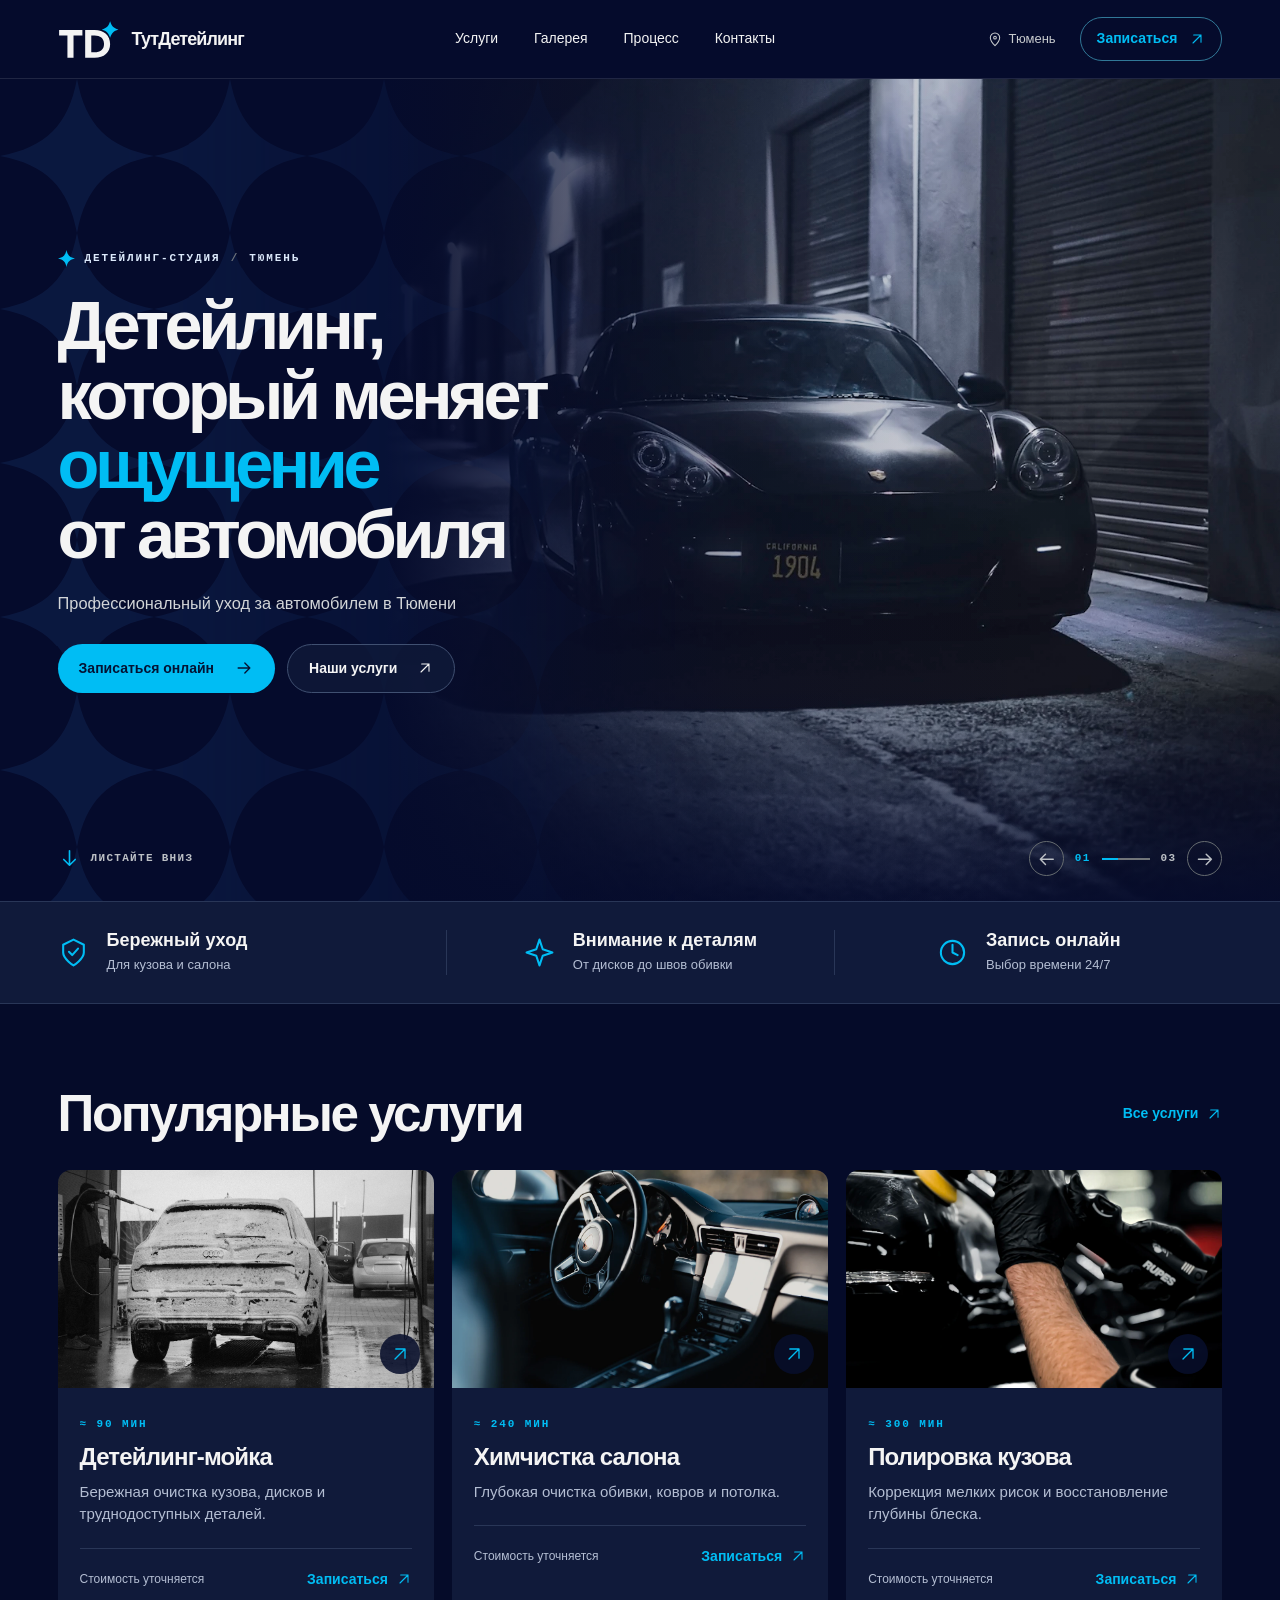
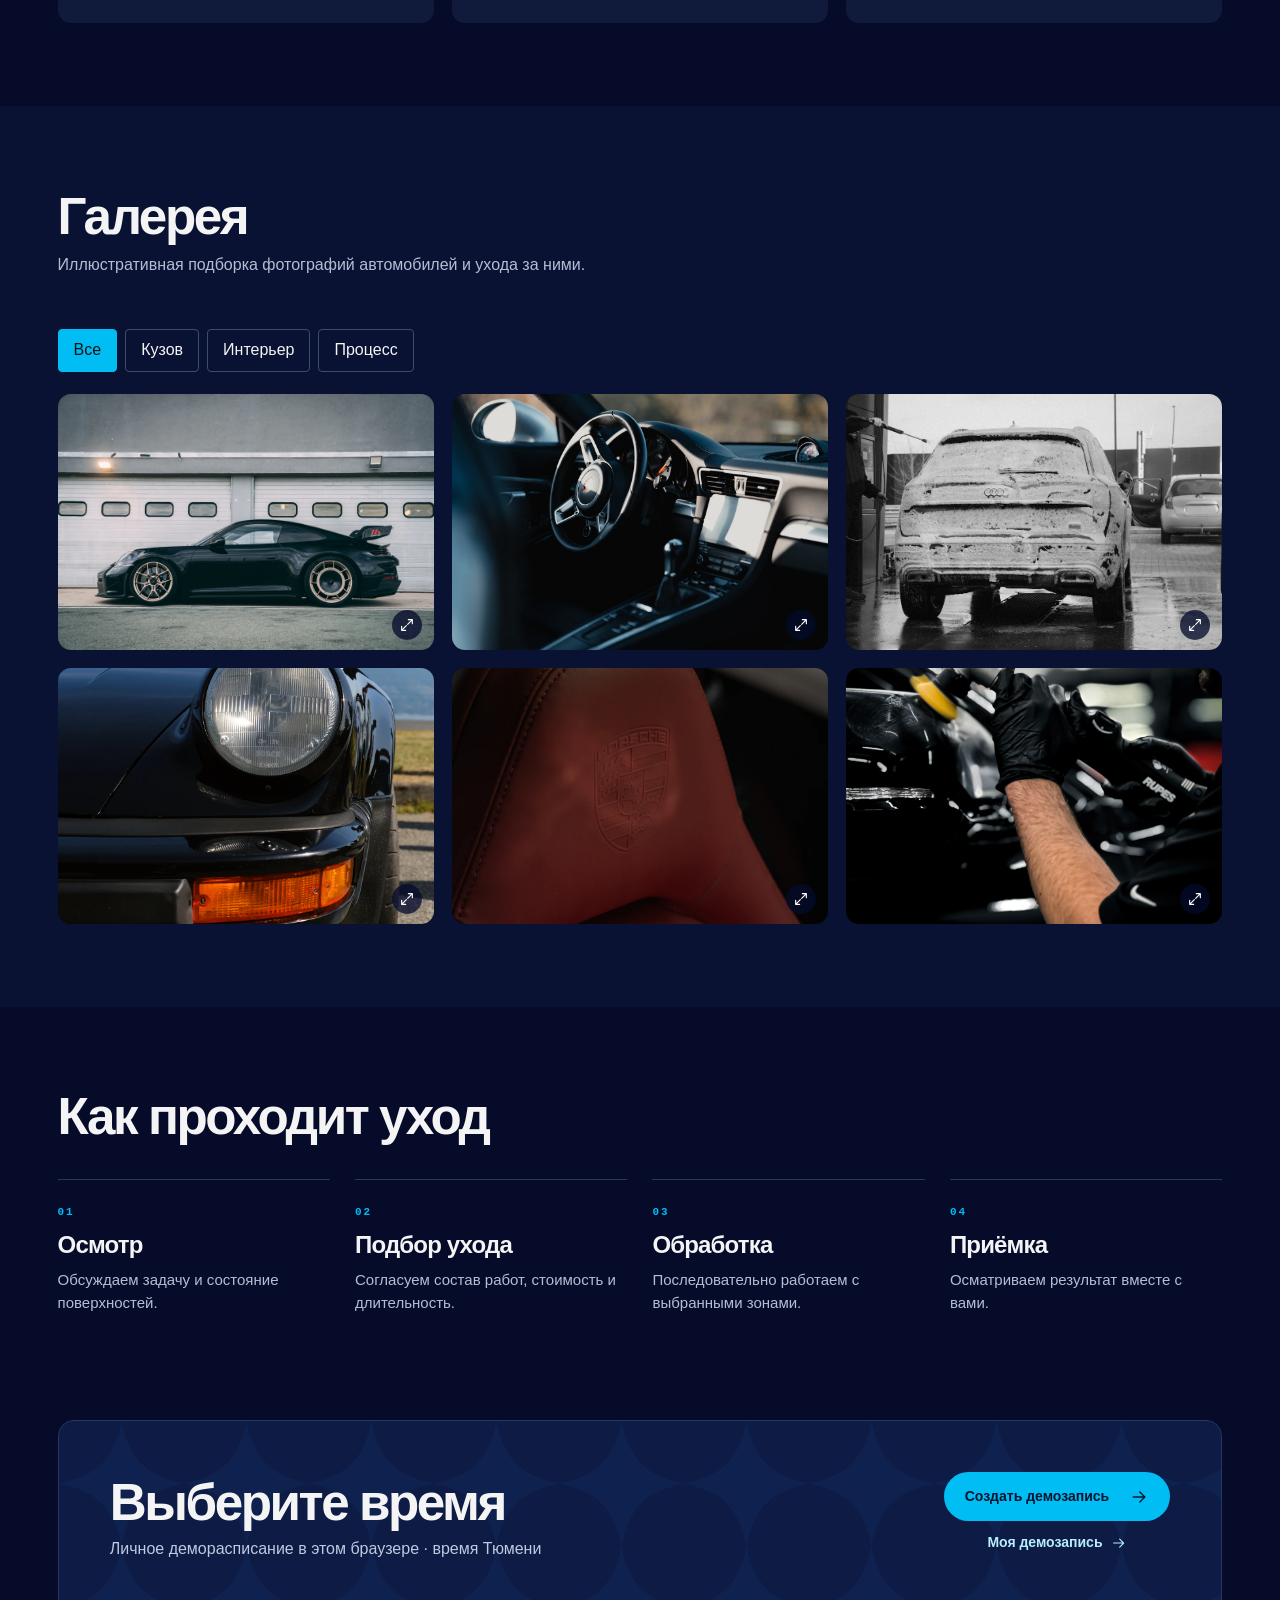
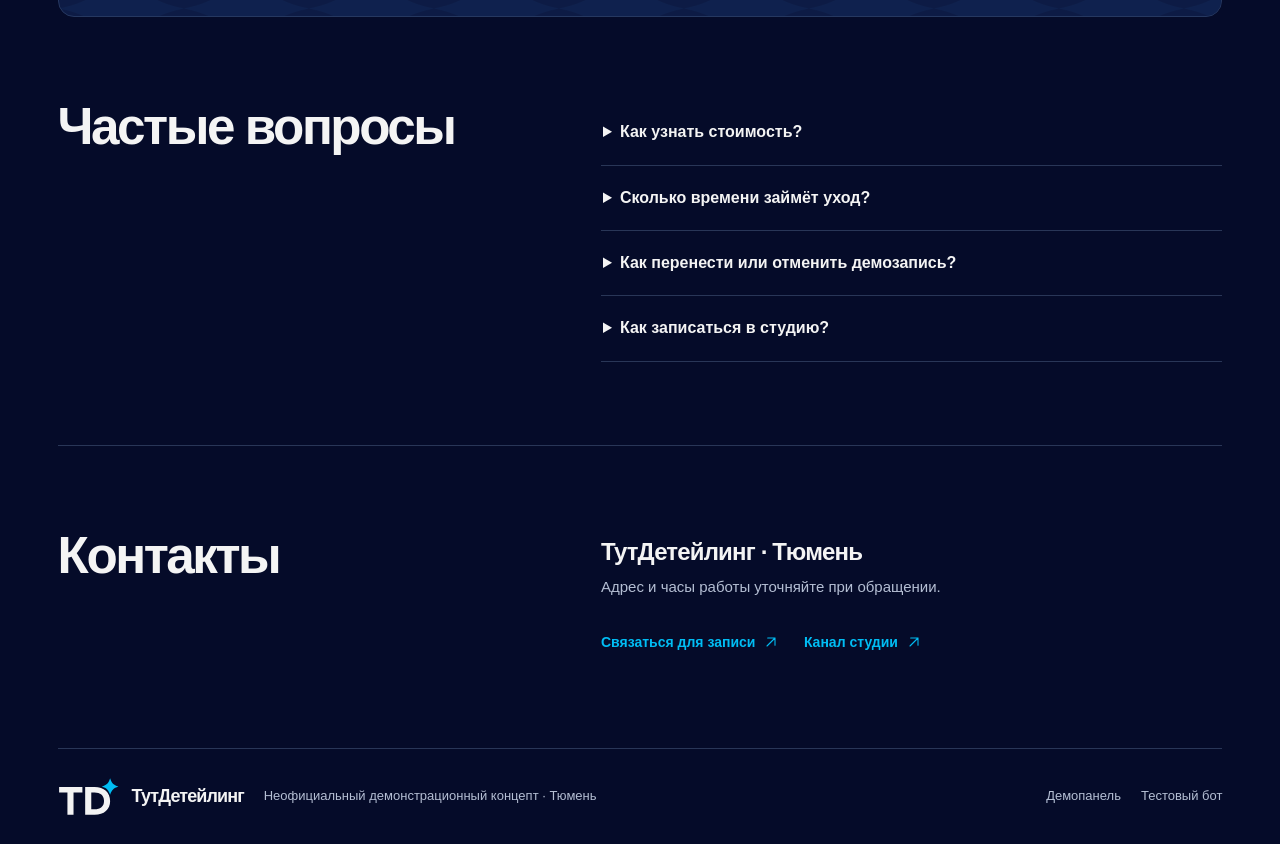
<file: index.html>
<!doctype html><html lang="ru"><head><meta charset="utf-8"><meta name="viewport" content="width=device-width,initial-scale=1"><meta name="theme-color" content="#050b2c"><meta name="robots" content="noindex,nofollow"><title>ТутДетейлинг — уход за автомобилем в Тюмени</title><meta name="description" content="Неофициальный демонстрационный сайт детейлинг-студии в Тюмени. Каталог услуг, галерея и тестовая онлайн-запись."><meta property="og:title" content="ТутДетейлинг — уход за автомобилем в Тюмени"><meta property="og:description" content="Неофициальный демонстрационный сайт детейлинг-студии в Тюмени. Каталог услуг, галерея и тестовая онлайн-запись."><meta property="og:type" content="website"><meta property="og:image" content="./media/hero.webp"><link rel="icon" href="./favicon.svg"><link rel="stylesheet" href="./style.css"><script type="module" src="./app.js"></script></head><body><a class="skip" href="#main">К содержанию</a><header><div class="wrap nav"><a class="brand" href="./" aria-label="ТутДетейлинг, главная"><svg xmlns="http://www.w3.org/2000/svg" viewBox="0 0 110 66" aria-hidden="true"><path fill="#F3F3F3" fill-rule="evenodd" d="M2 16h42v10H28v40H17V26H2zM49 16h17c17 0 28 10 28 25S83 66 66 66H49zm11 10v30h6c10 0 17-5 17-15s-7-15-17-15z"/><path fill="#00BDF4" d="M94 0c3 9 6 12 15 15-9 3-12 6-15 15-3-9-6-12-15-15C88 12 91 9 94 0Z"/></svg><span>ТутДетейлинг</span></a><nav id="links"><a href="./services.html">Услуги</a><a href="./#gallery">Галерея</a><a href="./#process">Процесс</a><a href="./#contacts">Контакты</a></nav><div class="nav-right"><span class="location"><svg viewBox="0 0 24 24" fill="none" stroke="currentColor" stroke-width="1.6" stroke-linecap="round" stroke-linejoin="round" aria-hidden="true"><path d="M19 10c0 5-7 12-7 12S5 15 5 10a7 7 0 1 1 14 0Z"/><circle cx="12" cy="10" r="2"/></svg>Тюмень</span><button class="nav-book" data-book>Записаться <svg viewBox="0 0 24 24" fill="none" stroke="currentColor" stroke-width="1.6" stroke-linecap="round" stroke-linejoin="round" aria-hidden="true"><path d="M6 18 18 6M7 6h11v11"/></svg></button><button class="menu" aria-label="Открыть меню" aria-expanded="false" aria-controls="links"><svg class="ui-icon" viewBox="0 0 24 24" fill="none" stroke="currentColor" stroke-width="1.7" stroke-linecap="round" stroke-linejoin="round" aria-hidden="true" focusable="false"><path d="M3 6h18M3 12h18M3 18h18"/></svg></button></div></div></header><main id="main"><section class="hero"><div class="hero-art"><img id="hero-photo" src="./media/night.webp" fetchpriority="high" alt="Чёрный Porsche в свете студийного бокса"></div><div class="wrap hero-inner"><div class="hero-copy"><div class="kicker"><i></i> Детейлинг-студия <span>/</span> Тюмень</div><h1>Детейлинг,<br>который меняет<br><em>ощущение</em><br>от автомобиля</h1><p>Профессиональный уход за автомобилем в Тюмени</p><div class="actions"><button class="primary" data-book>Записаться онлайн<svg viewBox="0 0 24 24" fill="none" stroke="currentColor" stroke-width="1.6" stroke-linecap="round" stroke-linejoin="round" aria-hidden="true"><path d="M5 12h14m-6-6 6 6-6 6"/></svg></button><a class="secondary" href="./services.html">Наши услуги <svg viewBox="0 0 24 24" fill="none" stroke="currentColor" stroke-width="1.6" stroke-linecap="round" stroke-linejoin="round" aria-hidden="true"><path d="M6 18 18 6M7 6h11v11"/></svg></a></div></div><div class="hero-foot"><a href="#services"><span><svg class="ui-icon" viewBox="0 0 24 24" fill="none" stroke="currentColor" stroke-width="1.7" stroke-linecap="round" stroke-linejoin="round" aria-hidden="true" focusable="false"><path d="M12 4v15m-6-6 6 6 6-6"/></svg></span> Листайте вниз</a><div class="frames"><button id="prev" aria-label="Предыдущее фото"><svg class="ui-icon" viewBox="0 0 24 24" fill="none" stroke="currentColor" stroke-width="1.7" stroke-linecap="round" stroke-linejoin="round" aria-hidden="true" focusable="false"><path d="M20 12H5m6-6-6 6 6 6"/></svg></button><b id="frame">01</b><i></i><span>03</span><button id="next" aria-label="Следующее фото"><svg class="ui-icon" viewBox="0 0 24 24" fill="none" stroke="currentColor" stroke-width="1.7" stroke-linecap="round" stroke-linejoin="round" aria-hidden="true" focusable="false"><path d="M4 12h15m-6-6 6 6-6 6"/></svg></button></div></div></div></section><div class="benefits"><div class="wrap"><div class="benefit"><svg viewBox="0 0 24 24" fill="none" stroke="currentColor" stroke-width="1.6" stroke-linecap="round" stroke-linejoin="round" aria-hidden="true"><path d="M12 2 4 6v6c0 5 8 10 8 10s8-5 8-10V6z"/><path d="m8.5 11.5 2.5 2.5 4.5-5"/></svg><div><strong>Бережный уход</strong><span>Для кузова и салона</span></div></div><div class="benefit"><svg viewBox="0 0 24 24" fill="none" stroke="currentColor" stroke-width="1.6" stroke-linecap="round" stroke-linejoin="round" aria-hidden="true"><path d="m12 2 2.5 7.5L22 12l-7.5 2.5L12 22l-2.5-7.5L2 12l7.5-2.5z"/></svg><div><strong>Внимание к деталям</strong><span>От дисков до швов обивки</span></div></div><div class="benefit"><svg viewBox="0 0 24 24" fill="none" stroke="currentColor" stroke-width="1.6" stroke-linecap="round" stroke-linejoin="round" aria-hidden="true"><circle cx="12" cy="12" r="9"/><path d="M12 6v6l4 2"/></svg><div><strong>Запись онлайн</strong><span>Выбор времени 24/7</span></div></div></div></div><section id="services" class="wrap section"><div class="section-head"><h2>Популярные услуги</h2><a class="text-btn" href="./services.html">Все услуги <svg viewBox="0 0 24 24" fill="none" stroke="currentColor" stroke-width="1.6" stroke-linecap="round" stroke-linejoin="round" aria-hidden="true"><path d="M6 18 18 6M7 6h11v11"/></svg></a></div><div class="cards"><article class="service-card"><div class="card-img"><img loading="lazy" src="./media/wash.webp" alt="Детейлинг-мойка — иллюстрация"><button data-book="wash" aria-label="Записаться: Детейлинг-мойка"><svg viewBox="0 0 24 24" fill="none" stroke="currentColor" stroke-width="1.6" stroke-linecap="round" stroke-linejoin="round" aria-hidden="true"><path d="M6 18 18 6M7 6h11v11"/></svg></button></div><div class="card-body"><small>≈ 90 мин</small><h3>Детейлинг-мойка</h3><p>Бережная очистка кузова, дисков и труднодоступных деталей.</p><div class="card-bottom"><span>Стоимость уточняется</span><button class="text-btn" data-book="wash">Записаться <svg viewBox="0 0 24 24" fill="none" stroke="currentColor" stroke-width="1.6" stroke-linecap="round" stroke-linejoin="round" aria-hidden="true"><path d="M6 18 18 6M7 6h11v11"/></svg></button></div></div></article><article class="service-card"><div class="card-img"><img loading="lazy" src="./media/cabin.webp" alt="Химчистка салона — иллюстрация"><button data-book="cabin" aria-label="Записаться: Химчистка салона"><svg viewBox="0 0 24 24" fill="none" stroke="currentColor" stroke-width="1.6" stroke-linecap="round" stroke-linejoin="round" aria-hidden="true"><path d="M6 18 18 6M7 6h11v11"/></svg></button></div><div class="card-body"><small>≈ 240 мин</small><h3>Химчистка салона</h3><p>Глубокая очистка обивки, ковров и потолка.</p><div class="card-bottom"><span>Стоимость уточняется</span><button class="text-btn" data-book="cabin">Записаться <svg viewBox="0 0 24 24" fill="none" stroke="currentColor" stroke-width="1.6" stroke-linecap="round" stroke-linejoin="round" aria-hidden="true"><path d="M6 18 18 6M7 6h11v11"/></svg></button></div></div></article><article class="service-card"><div class="card-img"><img loading="lazy" src="./media/polish.webp" alt="Полировка кузова — иллюстрация"><button data-book="polish" aria-label="Записаться: Полировка кузова"><svg viewBox="0 0 24 24" fill="none" stroke="currentColor" stroke-width="1.6" stroke-linecap="round" stroke-linejoin="round" aria-hidden="true"><path d="M6 18 18 6M7 6h11v11"/></svg></button></div><div class="card-body"><small>≈ 300 мин</small><h3>Полировка кузова</h3><p>Коррекция мелких рисок и восстановление глубины блеска.</p><div class="card-bottom"><span>Стоимость уточняется</span><button class="text-btn" data-book="polish">Записаться <svg viewBox="0 0 24 24" fill="none" stroke="currentColor" stroke-width="1.6" stroke-linecap="round" stroke-linejoin="round" aria-hidden="true"><path d="M6 18 18 6M7 6h11v11"/></svg></button></div></div></article></div></section><section class="section gallery-section" id="gallery"><div class="wrap"><div class="section-head"><div><h2>Галерея</h2><p>Иллюстративная подборка фотографий автомобилей и ухода за ними.</p></div></div><div id="filters" class="filters"></div><div id="gallery-grid" class="gallery-grid"></div></div></section><section class="wrap section" id="process"><h2>Как проходит уход</h2><div class="steps"><article><small>01</small><h3>Осмотр</h3><p>Обсуждаем задачу и состояние поверхностей.</p></article><article><small>02</small><h3>Подбор ухода</h3><p>Согласуем состав работ, стоимость и длительность.</p></article><article><small>03</small><h3>Обработка</h3><p>Последовательно работаем с выбранными зонами.</p></article><article><small>04</small><h3>Приёмка</h3><p>Осматриваем результат вместе с вами.</p></article></div></section><section class="wrap booking-band" id="booking"><div><h2>Выберите время</h2><p>Личное деморасписание в этом браузере · время Тюмени</p></div><div><button class="primary" data-book>Создать демозапись<svg viewBox="0 0 24 24" fill="none" stroke="currentColor" stroke-width="1.6" stroke-linecap="round" stroke-linejoin="round" aria-hidden="true"><path d="M5 12h14m-6-6 6 6-6 6"/></svg></button><button class="text-btn" id="manage">Моя демозапись <svg class="ui-icon" viewBox="0 0 24 24" fill="none" stroke="currentColor" stroke-width="1.7" stroke-linecap="round" stroke-linejoin="round" aria-hidden="true" focusable="false"><path d="M4 12h15m-6-6 6 6-6 6"/></svg></button></div></section><section class="wrap section faq"><h2>Частые вопросы</h2><div><details><summary>Как узнать стоимость?</summary><p>Стоимость уточняется у администратора. При обращении укажите модель автомобиля и нужную услугу.</p></details><details><summary>Сколько времени займёт уход?</summary><p>В каталоге указана ориентировочная длительность для тестового расписания. Реальное время зависит от состояния автомобиля и объёма работ.</p></details><details><summary>Как перенести или отменить демозапись?</summary><p>Откройте «Моя демозапись» в блоке онлайн-записи. В этом браузере ключ сохраняется автоматически. Демозаписи хранятся только в этом браузере.</p></details><details><summary>Как записаться в студию?</summary><p>Для настоящей записи воспользуйтесь контактом в Telegram. Действия в демоверсии сохраняются только в тестовом расписании.</p></details></div></section><section class="wrap section contacts" id="contacts"><h2>Контакты</h2><div><h3>ТутДетейлинг · Тюмень</h3><p>Адрес и часы работы уточняйте при обращении.</p><a class="text-btn" href="https://t.me/TutDeteiling72">Связаться для записи <svg viewBox="0 0 24 24" fill="none" stroke="currentColor" stroke-width="1.6" stroke-linecap="round" stroke-linejoin="round" aria-hidden="true"><path d="M6 18 18 6M7 6h11v11"/></svg></a> <a class="text-btn" href="https://t.me/Detailing_tmn">Канал студии <svg viewBox="0 0 24 24" fill="none" stroke="currentColor" stroke-width="1.6" stroke-linecap="round" stroke-linejoin="round" aria-hidden="true"><path d="M6 18 18 6M7 6h11v11"/></svg></a></div></section></main><footer class="wrap"><a class="brand" href="./" aria-label="ТутДетейлинг, главная"><svg xmlns="http://www.w3.org/2000/svg" viewBox="0 0 110 66" aria-hidden="true"><path fill="#F3F3F3" fill-rule="evenodd" d="M2 16h42v10H28v40H17V26H2zM49 16h17c17 0 28 10 28 25S83 66 66 66H49zm11 10v30h6c10 0 17-5 17-15s-7-15-17-15z"/><path fill="#00BDF4" d="M94 0c3 9 6 12 15 15-9 3-12 6-15 15-3-9-6-12-15-15C88 12 91 9 94 0Z"/></svg><span>ТутДетейлинг</span></a><span>Неофициальный демонстрационный концепт · Тюмень</span><a href="./admin.html">Демопанель</a><a href="./bot.html">Тестовый бот</a></footer><dialog id="dialog"><div class="dialog-bar"><span>TD / ДЕМО</span><button aria-label="Закрыть окно" id="close"><svg class="ui-icon" viewBox="0 0 24 24" fill="none" stroke="currentColor" stroke-width="1.7" stroke-linecap="round" stroke-linejoin="round" aria-hidden="true" focusable="false"><path d="m6 6 12 12M18 6 6 18"/></svg></button></div><div id="modal-content"></div></dialog></body></html>
</file>
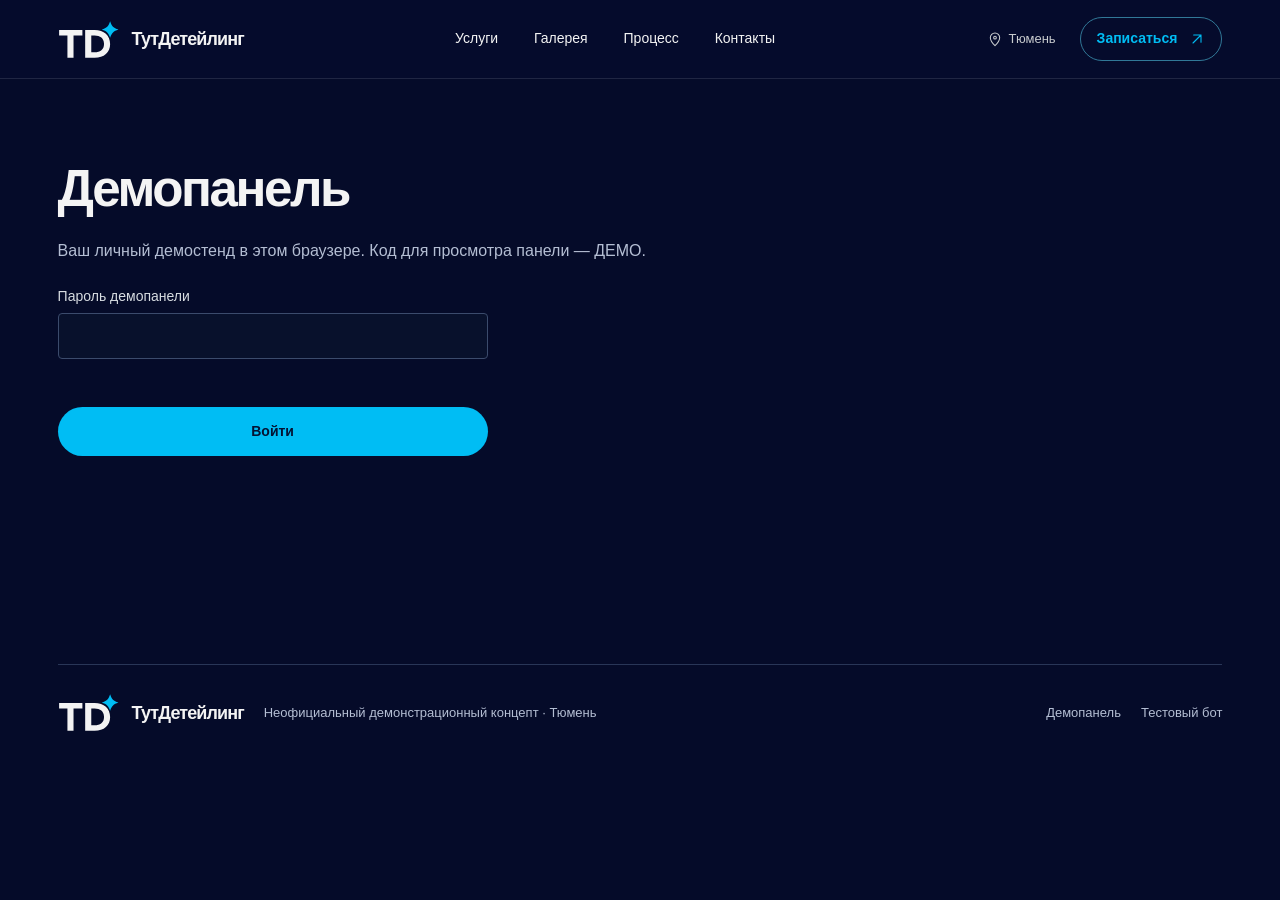
<file: admin.html>
<!doctype html><html lang="ru"><head><meta charset="utf-8"><meta name="viewport" content="width=device-width,initial-scale=1"><meta name="theme-color" content="#050b2c"><meta name="robots" content="noindex,nofollow"><title>Демопанель — ТутДетейлинг</title><meta name="description" content="Неофициальный демонстрационный сайт детейлинг-студии в Тюмени. Каталог услуг, галерея и тестовая онлайн-запись."><meta property="og:title" content="Демопанель — ТутДетейлинг"><meta property="og:description" content="Неофициальный демонстрационный сайт детейлинг-студии в Тюмени. Каталог услуг, галерея и тестовая онлайн-запись."><meta property="og:type" content="website"><meta property="og:image" content="./media/hero.webp"><link rel="icon" href="./favicon.svg"><link rel="stylesheet" href="./style.css"><script type="module" src="./app.js"></script></head><body><a class="skip" href="#main">К содержанию</a><header><div class="wrap nav"><a class="brand" href="./" aria-label="ТутДетейлинг, главная"><svg xmlns="http://www.w3.org/2000/svg" viewBox="0 0 110 66" aria-hidden="true"><path fill="#F3F3F3" fill-rule="evenodd" d="M2 16h42v10H28v40H17V26H2zM49 16h17c17 0 28 10 28 25S83 66 66 66H49zm11 10v30h6c10 0 17-5 17-15s-7-15-17-15z"/><path fill="#00BDF4" d="M94 0c3 9 6 12 15 15-9 3-12 6-15 15-3-9-6-12-15-15C88 12 91 9 94 0Z"/></svg><span>ТутДетейлинг</span></a><nav id="links"><a href="./services.html">Услуги</a><a href="./#gallery">Галерея</a><a href="./#process">Процесс</a><a href="./#contacts">Контакты</a></nav><div class="nav-right"><span class="location"><svg viewBox="0 0 24 24" fill="none" stroke="currentColor" stroke-width="1.6" stroke-linecap="round" stroke-linejoin="round" aria-hidden="true"><path d="M19 10c0 5-7 12-7 12S5 15 5 10a7 7 0 1 1 14 0Z"/><circle cx="12" cy="10" r="2"/></svg>Тюмень</span><button class="nav-book" data-book>Записаться <svg viewBox="0 0 24 24" fill="none" stroke="currentColor" stroke-width="1.6" stroke-linecap="round" stroke-linejoin="round" aria-hidden="true"><path d="M6 18 18 6M7 6h11v11"/></svg></button><button class="menu" aria-label="Открыть меню" aria-expanded="false" aria-controls="links"><svg class="ui-icon" viewBox="0 0 24 24" fill="none" stroke="currentColor" stroke-width="1.7" stroke-linecap="round" stroke-linejoin="round" aria-hidden="true" focusable="false"><path d="M3 6h18M3 12h18M3 18h18"/></svg></button></div></div></header><main id="main"><div class="wrap section tools"><h1 class="page-title">Демопанель</h1><div id="admin-app"></div></div></main><footer class="wrap"><a class="brand" href="./" aria-label="ТутДетейлинг, главная"><svg xmlns="http://www.w3.org/2000/svg" viewBox="0 0 110 66" aria-hidden="true"><path fill="#F3F3F3" fill-rule="evenodd" d="M2 16h42v10H28v40H17V26H2zM49 16h17c17 0 28 10 28 25S83 66 66 66H49zm11 10v30h6c10 0 17-5 17-15s-7-15-17-15z"/><path fill="#00BDF4" d="M94 0c3 9 6 12 15 15-9 3-12 6-15 15-3-9-6-12-15-15C88 12 91 9 94 0Z"/></svg><span>ТутДетейлинг</span></a><span>Неофициальный демонстрационный концепт · Тюмень</span><a href="./admin.html">Демопанель</a><a href="./bot.html">Тестовый бот</a></footer><dialog id="dialog"><div class="dialog-bar"><span>TD / ДЕМО</span><button aria-label="Закрыть окно" id="close"><svg class="ui-icon" viewBox="0 0 24 24" fill="none" stroke="currentColor" stroke-width="1.7" stroke-linecap="round" stroke-linejoin="round" aria-hidden="true" focusable="false"><path d="m6 6 12 12M18 6 6 18"/></svg></button></div><div id="modal-content"></div></dialog></body></html>
</file>
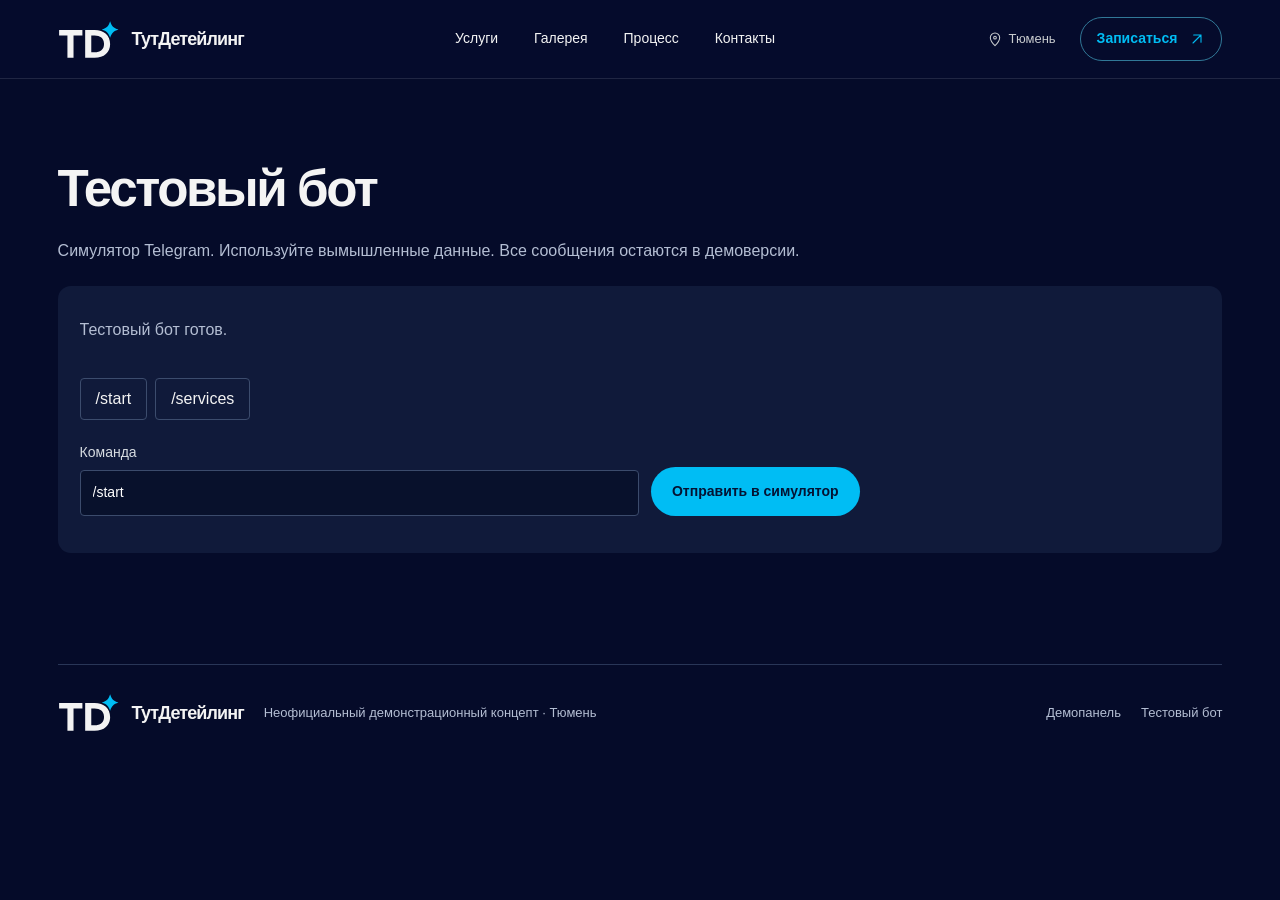
<file: bot.html>
<!doctype html><html lang="ru"><head><meta charset="utf-8"><meta name="viewport" content="width=device-width,initial-scale=1"><meta name="theme-color" content="#050b2c"><meta name="robots" content="noindex,nofollow"><title>Тестовый Telegram-бот — ТутДетейлинг</title><meta name="description" content="Неофициальный демонстрационный сайт детейлинг-студии в Тюмени. Каталог услуг, галерея и тестовая онлайн-запись."><meta property="og:title" content="Тестовый Telegram-бот — ТутДетейлинг"><meta property="og:description" content="Неофициальный демонстрационный сайт детейлинг-студии в Тюмени. Каталог услуг, галерея и тестовая онлайн-запись."><meta property="og:type" content="website"><meta property="og:image" content="./media/hero.webp"><link rel="icon" href="./favicon.svg"><link rel="stylesheet" href="./style.css"><script type="module" src="./app.js"></script></head><body><a class="skip" href="#main">К содержанию</a><header><div class="wrap nav"><a class="brand" href="./" aria-label="ТутДетейлинг, главная"><svg xmlns="http://www.w3.org/2000/svg" viewBox="0 0 110 66" aria-hidden="true"><path fill="#F3F3F3" fill-rule="evenodd" d="M2 16h42v10H28v40H17V26H2zM49 16h17c17 0 28 10 28 25S83 66 66 66H49zm11 10v30h6c10 0 17-5 17-15s-7-15-17-15z"/><path fill="#00BDF4" d="M94 0c3 9 6 12 15 15-9 3-12 6-15 15-3-9-6-12-15-15C88 12 91 9 94 0Z"/></svg><span>ТутДетейлинг</span></a><nav id="links"><a href="./services.html">Услуги</a><a href="./#gallery">Галерея</a><a href="./#process">Процесс</a><a href="./#contacts">Контакты</a></nav><div class="nav-right"><span class="location"><svg viewBox="0 0 24 24" fill="none" stroke="currentColor" stroke-width="1.6" stroke-linecap="round" stroke-linejoin="round" aria-hidden="true"><path d="M19 10c0 5-7 12-7 12S5 15 5 10a7 7 0 1 1 14 0Z"/><circle cx="12" cy="10" r="2"/></svg>Тюмень</span><button class="nav-book" data-book>Записаться <svg viewBox="0 0 24 24" fill="none" stroke="currentColor" stroke-width="1.6" stroke-linecap="round" stroke-linejoin="round" aria-hidden="true"><path d="M6 18 18 6M7 6h11v11"/></svg></button><button class="menu" aria-label="Открыть меню" aria-expanded="false" aria-controls="links"><svg class="ui-icon" viewBox="0 0 24 24" fill="none" stroke="currentColor" stroke-width="1.7" stroke-linecap="round" stroke-linejoin="round" aria-hidden="true" focusable="false"><path d="M3 6h18M3 12h18M3 18h18"/></svg></button></div></div></header><main id="main"><div class="wrap section tools"><h1 class="page-title">Тестовый бот</h1><p>Симулятор Telegram. Используйте вымышленные данные. Все сообщения остаются в демоверсии.</p><div id="bot-app"></div></div></main><footer class="wrap"><a class="brand" href="./" aria-label="ТутДетейлинг, главная"><svg xmlns="http://www.w3.org/2000/svg" viewBox="0 0 110 66" aria-hidden="true"><path fill="#F3F3F3" fill-rule="evenodd" d="M2 16h42v10H28v40H17V26H2zM49 16h17c17 0 28 10 28 25S83 66 66 66H49zm11 10v30h6c10 0 17-5 17-15s-7-15-17-15z"/><path fill="#00BDF4" d="M94 0c3 9 6 12 15 15-9 3-12 6-15 15-3-9-6-12-15-15C88 12 91 9 94 0Z"/></svg><span>ТутДетейлинг</span></a><span>Неофициальный демонстрационный концепт · Тюмень</span><a href="./admin.html">Демопанель</a><a href="./bot.html">Тестовый бот</a></footer><dialog id="dialog"><div class="dialog-bar"><span>TD / ДЕМО</span><button aria-label="Закрыть окно" id="close"><svg class="ui-icon" viewBox="0 0 24 24" fill="none" stroke="currentColor" stroke-width="1.7" stroke-linecap="round" stroke-linejoin="round" aria-hidden="true" focusable="false"><path d="m6 6 12 12M18 6 6 18"/></svg></button></div><div id="modal-content"></div></dialog></body></html>
</file>
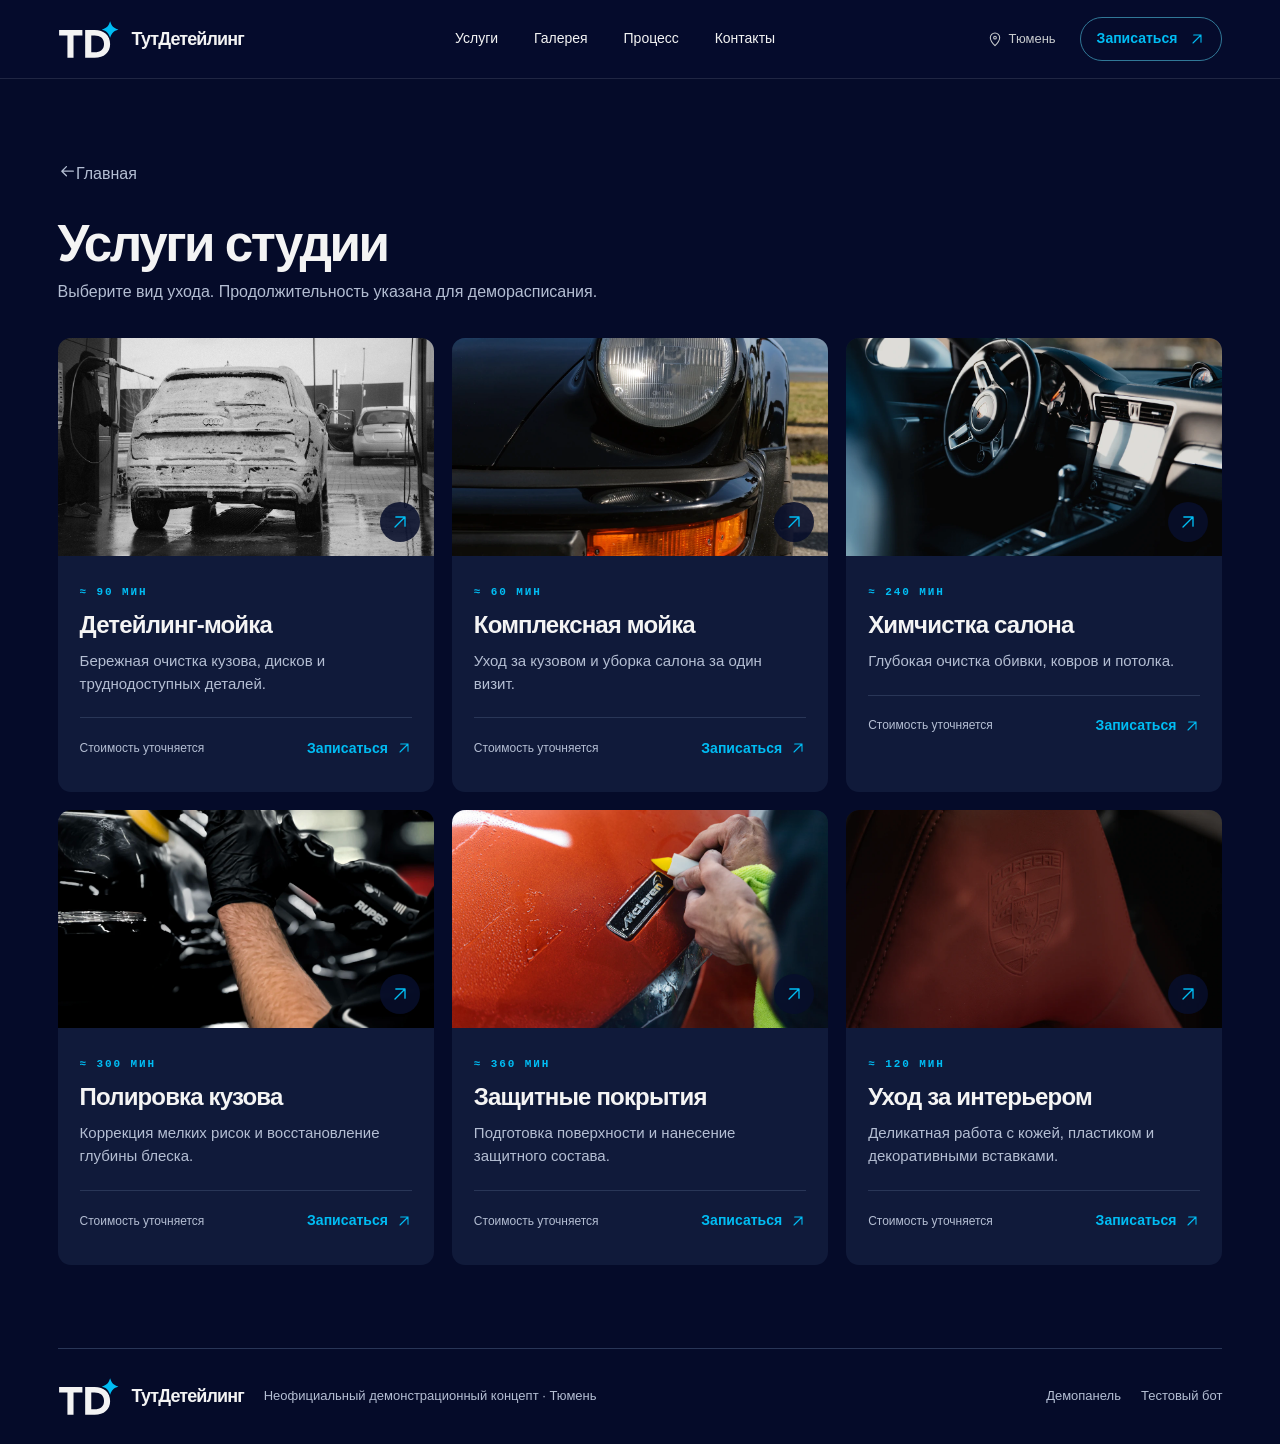
<file: services.html>
<!doctype html><html lang="ru"><head><meta charset="utf-8"><meta name="viewport" content="width=device-width,initial-scale=1"><meta name="theme-color" content="#050b2c"><meta name="robots" content="noindex,nofollow"><title>Услуги детейлинга — ТутДетейлинг, Тюмень</title><meta name="description" content="Неофициальный демонстрационный сайт детейлинг-студии в Тюмени. Каталог услуг, галерея и тестовая онлайн-запись."><meta property="og:title" content="Услуги детейлинга — ТутДетейлинг, Тюмень"><meta property="og:description" content="Неофициальный демонстрационный сайт детейлинг-студии в Тюмени. Каталог услуг, галерея и тестовая онлайн-запись."><meta property="og:type" content="website"><meta property="og:image" content="./media/hero.webp"><link rel="icon" href="./favicon.svg"><link rel="stylesheet" href="./style.css"><script type="module" src="./app.js"></script></head><body><a class="skip" href="#main">К содержанию</a><header><div class="wrap nav"><a class="brand" href="./" aria-label="ТутДетейлинг, главная"><svg xmlns="http://www.w3.org/2000/svg" viewBox="0 0 110 66" aria-hidden="true"><path fill="#F3F3F3" fill-rule="evenodd" d="M2 16h42v10H28v40H17V26H2zM49 16h17c17 0 28 10 28 25S83 66 66 66H49zm11 10v30h6c10 0 17-5 17-15s-7-15-17-15z"/><path fill="#00BDF4" d="M94 0c3 9 6 12 15 15-9 3-12 6-15 15-3-9-6-12-15-15C88 12 91 9 94 0Z"/></svg><span>ТутДетейлинг</span></a><nav id="links"><a href="./services.html">Услуги</a><a href="./#gallery">Галерея</a><a href="./#process">Процесс</a><a href="./#contacts">Контакты</a></nav><div class="nav-right"><span class="location"><svg viewBox="0 0 24 24" fill="none" stroke="currentColor" stroke-width="1.6" stroke-linecap="round" stroke-linejoin="round" aria-hidden="true"><path d="M19 10c0 5-7 12-7 12S5 15 5 10a7 7 0 1 1 14 0Z"/><circle cx="12" cy="10" r="2"/></svg>Тюмень</span><button class="nav-book" data-book>Записаться <svg viewBox="0 0 24 24" fill="none" stroke="currentColor" stroke-width="1.6" stroke-linecap="round" stroke-linejoin="round" aria-hidden="true"><path d="M6 18 18 6M7 6h11v11"/></svg></button><button class="menu" aria-label="Открыть меню" aria-expanded="false" aria-controls="links"><svg class="ui-icon" viewBox="0 0 24 24" fill="none" stroke="currentColor" stroke-width="1.7" stroke-linecap="round" stroke-linejoin="round" aria-hidden="true" focusable="false"><path d="M3 6h18M3 12h18M3 18h18"/></svg></button></div></div></header><main id="main"><div class="wrap section"><a class="back" href="./"><svg class="ui-icon" viewBox="0 0 24 24" fill="none" stroke="currentColor" stroke-width="1.7" stroke-linecap="round" stroke-linejoin="round" aria-hidden="true" focusable="false"><path d="M20 12H5m6-6-6 6 6 6"/></svg> Главная</a><h1 class="page-title">Услуги студии</h1><p>Выберите вид ухода. Продолжительность указана для деморасписания.</p><div class="cards catalog"><article class="service-card"><div class="card-img"><img loading="lazy" src="./media/wash.webp" alt="Детейлинг-мойка — иллюстрация"><button data-book="wash" aria-label="Записаться: Детейлинг-мойка"><svg viewBox="0 0 24 24" fill="none" stroke="currentColor" stroke-width="1.6" stroke-linecap="round" stroke-linejoin="round" aria-hidden="true"><path d="M6 18 18 6M7 6h11v11"/></svg></button></div><div class="card-body"><small>≈ 90 мин</small><h3>Детейлинг-мойка</h3><p>Бережная очистка кузова, дисков и труднодоступных деталей.</p><div class="card-bottom"><span>Стоимость уточняется</span><button class="text-btn" data-book="wash">Записаться <svg viewBox="0 0 24 24" fill="none" stroke="currentColor" stroke-width="1.6" stroke-linecap="round" stroke-linejoin="round" aria-hidden="true"><path d="M6 18 18 6M7 6h11v11"/></svg></button></div></div></article><article class="service-card"><div class="card-img"><img loading="lazy" src="./media/exterior.webp" alt="Комплексная мойка — иллюстрация"><button data-book="complex" aria-label="Записаться: Комплексная мойка"><svg viewBox="0 0 24 24" fill="none" stroke="currentColor" stroke-width="1.6" stroke-linecap="round" stroke-linejoin="round" aria-hidden="true"><path d="M6 18 18 6M7 6h11v11"/></svg></button></div><div class="card-body"><small>≈ 60 мин</small><h3>Комплексная мойка</h3><p>Уход за кузовом и уборка салона за один визит.</p><div class="card-bottom"><span>Стоимость уточняется</span><button class="text-btn" data-book="complex">Записаться <svg viewBox="0 0 24 24" fill="none" stroke="currentColor" stroke-width="1.6" stroke-linecap="round" stroke-linejoin="round" aria-hidden="true"><path d="M6 18 18 6M7 6h11v11"/></svg></button></div></div></article><article class="service-card"><div class="card-img"><img loading="lazy" src="./media/cabin.webp" alt="Химчистка салона — иллюстрация"><button data-book="cabin" aria-label="Записаться: Химчистка салона"><svg viewBox="0 0 24 24" fill="none" stroke="currentColor" stroke-width="1.6" stroke-linecap="round" stroke-linejoin="round" aria-hidden="true"><path d="M6 18 18 6M7 6h11v11"/></svg></button></div><div class="card-body"><small>≈ 240 мин</small><h3>Химчистка салона</h3><p>Глубокая очистка обивки, ковров и потолка.</p><div class="card-bottom"><span>Стоимость уточняется</span><button class="text-btn" data-book="cabin">Записаться <svg viewBox="0 0 24 24" fill="none" stroke="currentColor" stroke-width="1.6" stroke-linecap="round" stroke-linejoin="round" aria-hidden="true"><path d="M6 18 18 6M7 6h11v11"/></svg></button></div></div></article><article class="service-card"><div class="card-img"><img loading="lazy" src="./media/polish.webp" alt="Полировка кузова — иллюстрация"><button data-book="polish" aria-label="Записаться: Полировка кузова"><svg viewBox="0 0 24 24" fill="none" stroke="currentColor" stroke-width="1.6" stroke-linecap="round" stroke-linejoin="round" aria-hidden="true"><path d="M6 18 18 6M7 6h11v11"/></svg></button></div><div class="card-body"><small>≈ 300 мин</small><h3>Полировка кузова</h3><p>Коррекция мелких рисок и восстановление глубины блеска.</p><div class="card-bottom"><span>Стоимость уточняется</span><button class="text-btn" data-book="polish">Записаться <svg viewBox="0 0 24 24" fill="none" stroke="currentColor" stroke-width="1.6" stroke-linecap="round" stroke-linejoin="round" aria-hidden="true"><path d="M6 18 18 6M7 6h11v11"/></svg></button></div></div></article><article class="service-card"><div class="card-img"><img loading="lazy" src="./media/coating.webp" alt="Защитные покрытия — иллюстрация"><button data-book="coat" aria-label="Записаться: Защитные покрытия"><svg viewBox="0 0 24 24" fill="none" stroke="currentColor" stroke-width="1.6" stroke-linecap="round" stroke-linejoin="round" aria-hidden="true"><path d="M6 18 18 6M7 6h11v11"/></svg></button></div><div class="card-body"><small>≈ 360 мин</small><h3>Защитные покрытия</h3><p>Подготовка поверхности и нанесение защитного состава.</p><div class="card-bottom"><span>Стоимость уточняется</span><button class="text-btn" data-book="coat">Записаться <svg viewBox="0 0 24 24" fill="none" stroke="currentColor" stroke-width="1.6" stroke-linecap="round" stroke-linejoin="round" aria-hidden="true"><path d="M6 18 18 6M7 6h11v11"/></svg></button></div></div></article><article class="service-card"><div class="card-img"><img loading="lazy" src="./media/leather.webp" alt="Уход за интерьером — иллюстрация"><button data-book="interior" aria-label="Записаться: Уход за интерьером"><svg viewBox="0 0 24 24" fill="none" stroke="currentColor" stroke-width="1.6" stroke-linecap="round" stroke-linejoin="round" aria-hidden="true"><path d="M6 18 18 6M7 6h11v11"/></svg></button></div><div class="card-body"><small>≈ 120 мин</small><h3>Уход за интерьером</h3><p>Деликатная работа с кожей, пластиком и декоративными вставками.</p><div class="card-bottom"><span>Стоимость уточняется</span><button class="text-btn" data-book="interior">Записаться <svg viewBox="0 0 24 24" fill="none" stroke="currentColor" stroke-width="1.6" stroke-linecap="round" stroke-linejoin="round" aria-hidden="true"><path d="M6 18 18 6M7 6h11v11"/></svg></button></div></div></article></div></div></main><footer class="wrap"><a class="brand" href="./" aria-label="ТутДетейлинг, главная"><svg xmlns="http://www.w3.org/2000/svg" viewBox="0 0 110 66" aria-hidden="true"><path fill="#F3F3F3" fill-rule="evenodd" d="M2 16h42v10H28v40H17V26H2zM49 16h17c17 0 28 10 28 25S83 66 66 66H49zm11 10v30h6c10 0 17-5 17-15s-7-15-17-15z"/><path fill="#00BDF4" d="M94 0c3 9 6 12 15 15-9 3-12 6-15 15-3-9-6-12-15-15C88 12 91 9 94 0Z"/></svg><span>ТутДетейлинг</span></a><span>Неофициальный демонстрационный концепт · Тюмень</span><a href="./admin.html">Демопанель</a><a href="./bot.html">Тестовый бот</a></footer><dialog id="dialog"><div class="dialog-bar"><span>TD / ДЕМО</span><button aria-label="Закрыть окно" id="close"><svg class="ui-icon" viewBox="0 0 24 24" fill="none" stroke="currentColor" stroke-width="1.7" stroke-linecap="round" stroke-linejoin="round" aria-hidden="true" focusable="false"><path d="m6 6 12 12M18 6 6 18"/></svg></button></div><div id="modal-content"></div></dialog></body></html>
</file>
<file: style.css>
*{box-sizing:border-box} :root{color-scheme:dark;--base:#050b29;--panel:#101a3a;--accent:#00bdf4;--white:#f4f4f4;--muted:#b4bed3;--line:#293657;--display:"Bahnschrift","Arial Narrow","Arial",sans-serif;--sans:"Segoe UI",Arial,sans-serif}html{scroll-behavior:smooth;scroll-padding-top:22px}body{margin:0;background:var(--base);color:var(--white);font:16px/1.52 var(--sans)}body:has(dialog[open]){overflow:hidden}button,input,select{font:inherit}button,a{touch-action:manipulation}button{cursor:pointer}a{color:inherit;text-decoration:none}button{color:inherit;background:none;border:0}button:disabled{opacity:.45;cursor:default}button:focus-visible,a:focus-visible,summary:focus-visible,input:focus-visible,select:focus-visible{outline:2px solid var(--accent);outline-offset:4px}button:active:not(:disabled),.primary:active{transform:scale(.975)}svg{width:20px;height:20px}img{display:block;width:100%;object-fit:cover}p{color:var(--muted);margin:10px 0 22px}.wrap{width:min(100% - clamp(40px,9vw,176px),1440px);margin-inline:auto}.skip{position:absolute;left:10px;top:-80px;z-index:20;background:var(--accent);color:#090b07;padding:12px}.skip:focus{top:5px}header{background:#050b2c;border-bottom:1px solid #ffffff1c;position:relative;z-index:5}.nav{display:flex;align-items:center;justify-content:space-between;min-height:78px;gap:22px}.brand{display:inline-flex;align-items:center;gap:8px;white-space:nowrap;line-height:1}.brand>span{font:700 12px/1 var(--sans);letter-spacing:1.7px}nav,.nav-right,.location,.actions,.nav-book,.primary,.secondary,.text-btn,.section-head,.frames,.hero-foot{display:flex;align-items:center}nav{gap:clamp(18px,2.8vw,46px);font-size:14px}nav a:hover,.text-btn:hover,footer a:hover{color:var(--accent)}.nav-right{gap:24px}.location{gap:6px;color:#c8cbce;font-size:13px}.location svg{width:16px}.nav-book{border:1px solid #317897;border-radius:4px;color:var(--accent);padding:10px 16px;gap:12px;font-weight:650;font-size:14px}.nav-book svg,.secondary svg,.text-btn svg{width:16px}.menu{display:none}.hero{position:relative;isolation:isolate;overflow:hidden;background:#050b2c}.hero-art{position:absolute;z-index:-1;inset:0 0 0 24%;overflow:hidden}.hero-art img{height:100%;object-position:50% 58%;filter:saturate(.68);transition:opacity .2s}.hero-art:after{content:"";position:absolute;inset:0;background:linear-gradient(90deg,#050b2c 0%,rgba(5,11,44,.83) 11%,rgba(5,11,44,.25) 38%,transparent 72%),linear-gradient(0deg,#050b2cee,transparent 26%)}.hero-inner{min-height:min(840px,calc(100svh - 78px));position:relative;display:flex;flex-direction:column;justify-content:center;padding-block:58px 95px}.hero-copy{width:fit-content;animation:enter .55s ease-out}.kicker,.hero-foot,.card-body small,.steps small,.dialog-bar>span{font:600 11px/1.4 Consolas,monospace;text-transform:uppercase;letter-spacing:1.9px}.kicker{display:flex;align-items:center;gap:10px;color:#d4d7d6;margin-bottom:24px}.kicker i{width:27px;height:2px;background:var(--accent)}.kicker span{color:#72787e}.hero h1{font:850 clamp(52px,5.35vw,92px)/.985 var(--display);letter-spacing:-.058em;text-transform:uppercase;margin:0}.hero h1 em{color:var(--accent);font-style:italic}.hero-copy p{font-size:clamp(15px,1.28vw,20px);color:#d2d5d8;margin:22px 0 28px}.actions{gap:12px}.primary,.secondary{justify-content:center;gap:20px;font-size:14px;font-weight:700;border-radius:4px;min-height:49px;padding:12px 21px;transition:background .16s,transform .16s}.primary{background:var(--accent);color:#041333}.primary:hover{background:#69dcff}.secondary{background:#101a3ac9;border:1px solid #405071}.secondary:hover,.nav-book:hover{background:#15264a}.hero-foot{position:absolute;bottom:25px;left:0;right:0;justify-content:space-between;color:#bcc0c5;letter-spacing:1.3px}.hero-foot a{display:flex;align-items:center;gap:10px}.hero-foot a span{color:var(--accent);font-size:20px}.frames{gap:11px}.frames b{color:var(--accent)}.frames i{width:48px;height:2px;background:linear-gradient(90deg,var(--accent) var(--progress,33.33%),#717579 var(--progress,33.33%))}.frames button{width:35px;height:35px;font:18px Arial;border:1px solid #666c70;border-radius:50%}.benefits{background:var(--panel);border-block:1px solid var(--line)}.benefits>.wrap{display:grid;grid-template-columns:repeat(3,1fr);padding:28px 0}.benefit{display:flex;gap:18px;align-items:center;justify-content:center;border-left:1px solid var(--line)}.benefit:first-child{border:0;justify-content:flex-start}.benefit svg{width:31px;height:31px;color:var(--accent)}.benefit strong,.benefit span{display:block}.benefit strong{font:650 18px var(--sans)}.benefit span{font-size:13px;color:var(--muted);margin-top:4px}.section{padding-block:clamp(55px,6.5vw,110px)}h2,.page-title{font:700 clamp(35px,4vw,66px)/1.04 var(--display);letter-spacing:-.048em;margin:0}h3{font:650 24px/1.15 var(--display);letter-spacing:-.035em;margin:9px 0}.section-head{justify-content:space-between;gap:20px;margin-bottom:30px}.text-btn{color:var(--accent);gap:8px;font-size:14px;font-weight:650;min-height:44px;padding:0}.cards,.gallery-grid{display:grid;grid-template-columns:repeat(3,minmax(0,1fr));gap:18px}.service-card{background:var(--panel);border-radius:6px;overflow:hidden}.card-img{position:relative;overflow:hidden}.card-img img{height:clamp(170px,17vw,290px);transition:transform .25s}.service-card:hover img,.gallery-tile:hover img{transform:scale(1.025)}.card-img>button{position:absolute;bottom:14px;right:14px;border-radius:50%;background:#070e2bdd;width:40px;height:40px;display:grid;place-items:center;color:var(--accent)}.card-body{padding:22px}.card-body small,.steps small{color:var(--accent)}.card-body p{font-size:15px}.card-bottom{border-top:1px solid var(--line);display:flex;align-items:center;justify-content:space-between;gap:10px;font-size:12px;color:var(--muted);padding-top:8px}.gallery-section{background:#091232}.filters,.tabs,.slots,.chips{display:flex;flex-wrap:wrap;gap:8px;margin:14px 0 22px}.filters button,.tabs button,.slots button,.chips button,.outline{min-height:42px;padding:8px 15px;border:1px solid #3c4c6d;border-radius:4px}.active,[aria-pressed=true]{background:var(--accent);color:#111!important;border-color:var(--accent)!important}.gallery-tile{padding:0;overflow:hidden;border-radius:3px;position:relative}.gallery-tile img{height:clamp(165px,20vw,300px);transition:transform .25s}.gallery-tile>span{position:absolute;bottom:10px;right:12px;background:#09122fdc;border-radius:50%;padding:3px 10px}.steps{display:grid;grid-template-columns:repeat(4,1fr);gap:25px;margin-top:36px}.steps article{border-top:1px solid var(--line);padding-top:18px}.steps p,.contacts p{font-size:15px}.booking-band{background:var(--accent);color:#141809;padding:clamp(24px,4vw,65px);display:flex;align-items:center;justify-content:space-between;gap:20px;border-radius:6px}.booking-band p{color:#374018;margin:8px 0 0}.booking-band .primary{background:#101a3a;color:white}.booking-band .text-btn{color:#151908;justify-content:center;width:100%}.faq,.contacts{display:grid;grid-template-columns:.9fr 1.1fr;gap:35px}.contacts{border-top:1px solid var(--line)}details{border-bottom:1px solid var(--line);padding:13px 0}summary{cursor:pointer;padding:7px 2px;font-weight:600}.contacts .text-btn{display:inline-flex;margin-right:20px}footer{border-top:1px solid var(--line);padding-block:28px;display:flex;align-items:center;flex-wrap:wrap;gap:20px;color:var(--muted);font-size:13px}footer .brand{color:white}footer>span{margin-right:auto}.back{color:var(--muted);display:inline-flex;margin-bottom:30px}.catalog{margin-top:34px}.tools{min-height:65vh}.tools h1{margin-bottom:24px}dialog{background:#111d40;color:var(--white);border:1px solid #35486e;padding:24px;width:min(540px,calc(100% - 22px));max-height:90svh;border-radius:9px}dialog::backdrop{background:#020305c9}dialog h2,.tools h2{font-size:32px}.dialog-bar{display:flex;align-items:center;justify-content:space-between;margin-bottom:18px}.dialog-bar>span{color:var(--accent)}.dialog-bar button{font:28px Arial;width:40px;height:40px}.dialog-bar+div>p,.hint{font-size:14px;color:var(--muted)}.fields{display:grid;gap:14px}.fields label,.formrow label,.field{display:grid;gap:6px;color:#d7dce1;font-size:14px}.fields input,.fields select,.formrow input,.formrow select,.field input,.field select{width:100%;min-width:0;min-height:46px;padding:9px 12px;font:inherit;background:#08112c;color:white;border:1px solid #3b4b6c;border-radius:4px}.slots{margin:7px 0 15px}.slots button{padding:7px 11px;min-height:42px}.error{color:#ffb7a8;margin:10px 0}.result{background:#1b2b50;padding:16px;overflow-wrap:anywhere}.row,.formrow{display:flex;align-items:end;gap:12px;flex-wrap:wrap;margin:15px 0}.formrow label{flex:1;min-width:130px}.tools section{background:var(--panel);padding:22px;border-radius:6px}.tools pre,dialog pre{white-space:pre-wrap;word-break:break-word;font:15px/1.6 var(--sans)}.record{border-bottom:1px solid var(--line);padding-block:12px}.record p{margin:4px 0}.lightbox{width:min(1100px,96vw)}.lightbox img{max-height:65svh;object-fit:contain}.lightbox .row{justify-content:space-between}.tool-head{display:flex;align-items:center;justify-content:space-between;gap:16px}.tool-head p{margin:5px 0}.log{max-height:48vh;overflow:auto}.catalog .card-body h3{min-height:1.2em}.tools form{max-width:780px}.tools .primary{display:inline-flex}.tools .fields{max-width:430px}button,a{transition:background-color .15s,color .15s}html:has(dialog[open]){scroll-behavior:auto}@keyframes enter{from{opacity:0;transform:translateY(8px)}to{opacity:1;transform:none}}
@media(min-width:1550px){.hero-art{inset-inline-start:28%}}
@media(max-width:920px){.location{display:none}.nav{gap:15px}.nav nav{gap:15px}.hero h1{font-size:clamp(45px,6.9vw,65px)}.card-body{padding:16px}.card-bottom{align-items:flex-start;flex-direction:column}.steps{grid-template-columns:1fr 1fr}.benefit{gap:10px}.benefit strong{font-size:16px}.benefit svg{width:26px}.benefit span{font-size:12px}}
@media(max-width:700px){.wrap{width:calc(100% - 36px)}.nav{min-height:63px}.brand strong{font-size:27px}.brand>span{font-size:10px}.mark{gap:2px}.mark b{width:5px}.nav-right{gap:7px}.nav-book{font-size:12px;padding:8px 10px;gap:3px}.menu{display:block;font-size:22px;width:40px;height:44px}.nav nav{display:none;position:absolute;top:100%;left:0;right:0;background:#101b39;padding:18px;box-shadow:0 8px 18px #0008}.nav nav.open{display:grid}.nav nav a{padding:8px}.hero-inner{min-height:clamp(615px,calc(100svh - 63px),780px);justify-content:flex-end;padding:210px 0 72px}.hero-art{inset:0 0 22%}.hero-art img{object-position:center 55%}.hero-art:after{background:linear-gradient(0deg,#050b2c,rgba(5,11,44,.93) 8%,transparent 64%)}.hero h1{font-size:clamp(38px,9.8vw,66px);line-height:.99}.kicker{font-size:10px;letter-spacing:1.4px;margin-bottom:13px}.hero-copy p{font-size:15px;max-width:310px;margin:15px 0 19px}.hero-foot{bottom:15px;font-size:9px}.actions{gap:8px}.actions>*{padding:11px 13px;gap:7px;font-size:13px;min-height:46px}.benefits>.wrap{grid-template-columns:1fr;padding:15px 0;gap:0}.benefit,.benefit:first-child{border:0;justify-content:flex-start;padding:9px 0;gap:14px}.benefit>div{display:flex;flex-direction:column}.benefit span{margin-top:1px}.cards,.gallery-grid{grid-template-columns:1fr}.card-img img{height:225px}.card-bottom{flex-direction:row;align-items:center}.section-head{align-items:end;gap:8px}.section-head .text-btn{white-space:nowrap;font-size:12px}.section-head h2{font-size:32px}.gallery-grid{grid-template-columns:1fr 1fr;gap:8px}.gallery-tile img{height:165px}.filters button{padding:8px 11px}.steps{gap:14px}.steps h3{font-size:20px}.booking-band,.faq,.contacts{display:grid;grid-template-columns:1fr}.booking-band .primary{width:100%}.faq,.contacts{gap:18px}.tools section{padding:16px}.tools .formrow{display:grid;grid-template-columns:1fr}.frames{gap:7px}.frames i{width:28px}footer{align-items:flex-start;gap:16px}footer>span{width:100%}.booking-band h2{font-size:34px}dialog{padding:17px}.back{margin-bottom:16px}}
@media(prefers-reduced-motion:reduce){*,*::before,*::after{animation:none!important;transition:none!important;scroll-behavior:auto!important;transform:none!important}}

@media(max-width:365px){body .nav{gap:6px}body .nav .brand>span{font-size:8px;letter-spacing:.7px}body .nav .brand{gap:5px}body .nav-right{gap:1px}body .nav-book{padding:8px}body .menu{width:31px}body .hero h1{font-size:clamp(31px,9.4vw,35px)}body .actions{gap:6px}body .actions>*{font-size:12px;padding:10px;gap:5px}body .steps{grid-template-columns:1fr}body .section-head{flex-wrap:wrap}body .cards{min-width:0}body .hero-copy{max-width:100%}}

/* The TD emblem and the concave four-point motif share the same curve. */
.ui-icon {width:1.15em;height:1.15em;vertical-align:middle;pointer-events:none}
.gallery-tile > span {display:grid;place-items:center;width:30px;height:30px;padding:0;background:rgba(5,11,44,.76);color:white}
.gallery-tile .ui-icon {width:16px;height:16px}
.menu .ui-icon {width:21px;height:21px}
:root {
  --spark-field: url("data:image/svg+xml,%3Csvg xmlns='http://www.w3.org/2000/svg' viewBox='0 0 144 144'%3E%3Cpath fill='%230f2350' d='M72 0C80 43 101 64 144 72C101 80 80 101 72 144C64 101 43 80 0 72C43 64 64 43 72 0Z'/%3E%3C/svg%3E");
  --display: "Segoe UI", Arial, sans-serif;
}
.brand {gap:13px}
.brand svg {width:61px;height:39px;flex:none}
.brand > span {font:650 18px/1 var(--sans);letter-spacing:-.05em;color:var(--white)}
.hero::before, .booking-band::before {
  content:"";position:absolute;inset:0;pointer-events:none;
  background-image:var(--spark-field);background-size:clamp(110px,12vw,194px);
}
.hero::before {z-index:0;opacity:.55;mask-image:linear-gradient(90deg,#000 10%,transparent 53%)}
.hero-art {inset-inline-start:30%}
.hero-art img {filter:saturate(.75)}
.hero-art::after {
  background:linear-gradient(90deg,#050b2c 0%,rgba(5,11,44,.82) 10%,rgba(5,11,44,.25) 40%,transparent 73%),
    linear-gradient(0deg,#050b2ce8,transparent 26%),linear-gradient(0deg,#07174125,#07174125);
}
.hero h1 {text-transform:none;letter-spacing:-.065em;font-weight:720;line-height:1.015}
.hero h1 em {font-style:normal}
.kicker {color:#dce9fb}
.kicker i {width:17px;height:17px;background:var(--accent);mask:var(--spark-field) center / contain}
.nav-book,.primary,.secondary {border-radius:999px}
.service-card,.gallery-tile,.tools section {border-radius:13px}
.booking-band {position:relative;isolation:isolate;overflow:hidden;background:#0d1b45;color:var(--white);border:1px solid #263860;border-radius:16px}
.booking-band::before {z-index:-1;opacity:.8;background-size:125px}
.booking-band p {color:#bfcae0}
.booking-band .primary {background:var(--accent);color:#05132d}
.booking-band .text-btn {color:#b6eeff}
.result {border-radius:8px}
dialog {border-radius:16px}
@media(max-width:700px){
  .hero-art {inset-inline-start:0}
  .hero-art::after {background:linear-gradient(0deg,#050b2c,rgba(5,11,44,.85) 12%,rgba(5,11,44,.09) 65%)}
  .hero::before {z-index:0;opacity:.55;mask-image:linear-gradient(0deg,#000,transparent 55%);background-size:115px}
  .brand svg {width:48px;height:34px}
  body .nav .brand>span {font-size:15px;letter-spacing:-.045em}
  .nav .brand {gap:8px}
}
@media(max-width:365px){
  body .nav .brand>span {font-size:13px}
  .nav .brand svg {width:42px}
}
</file>
